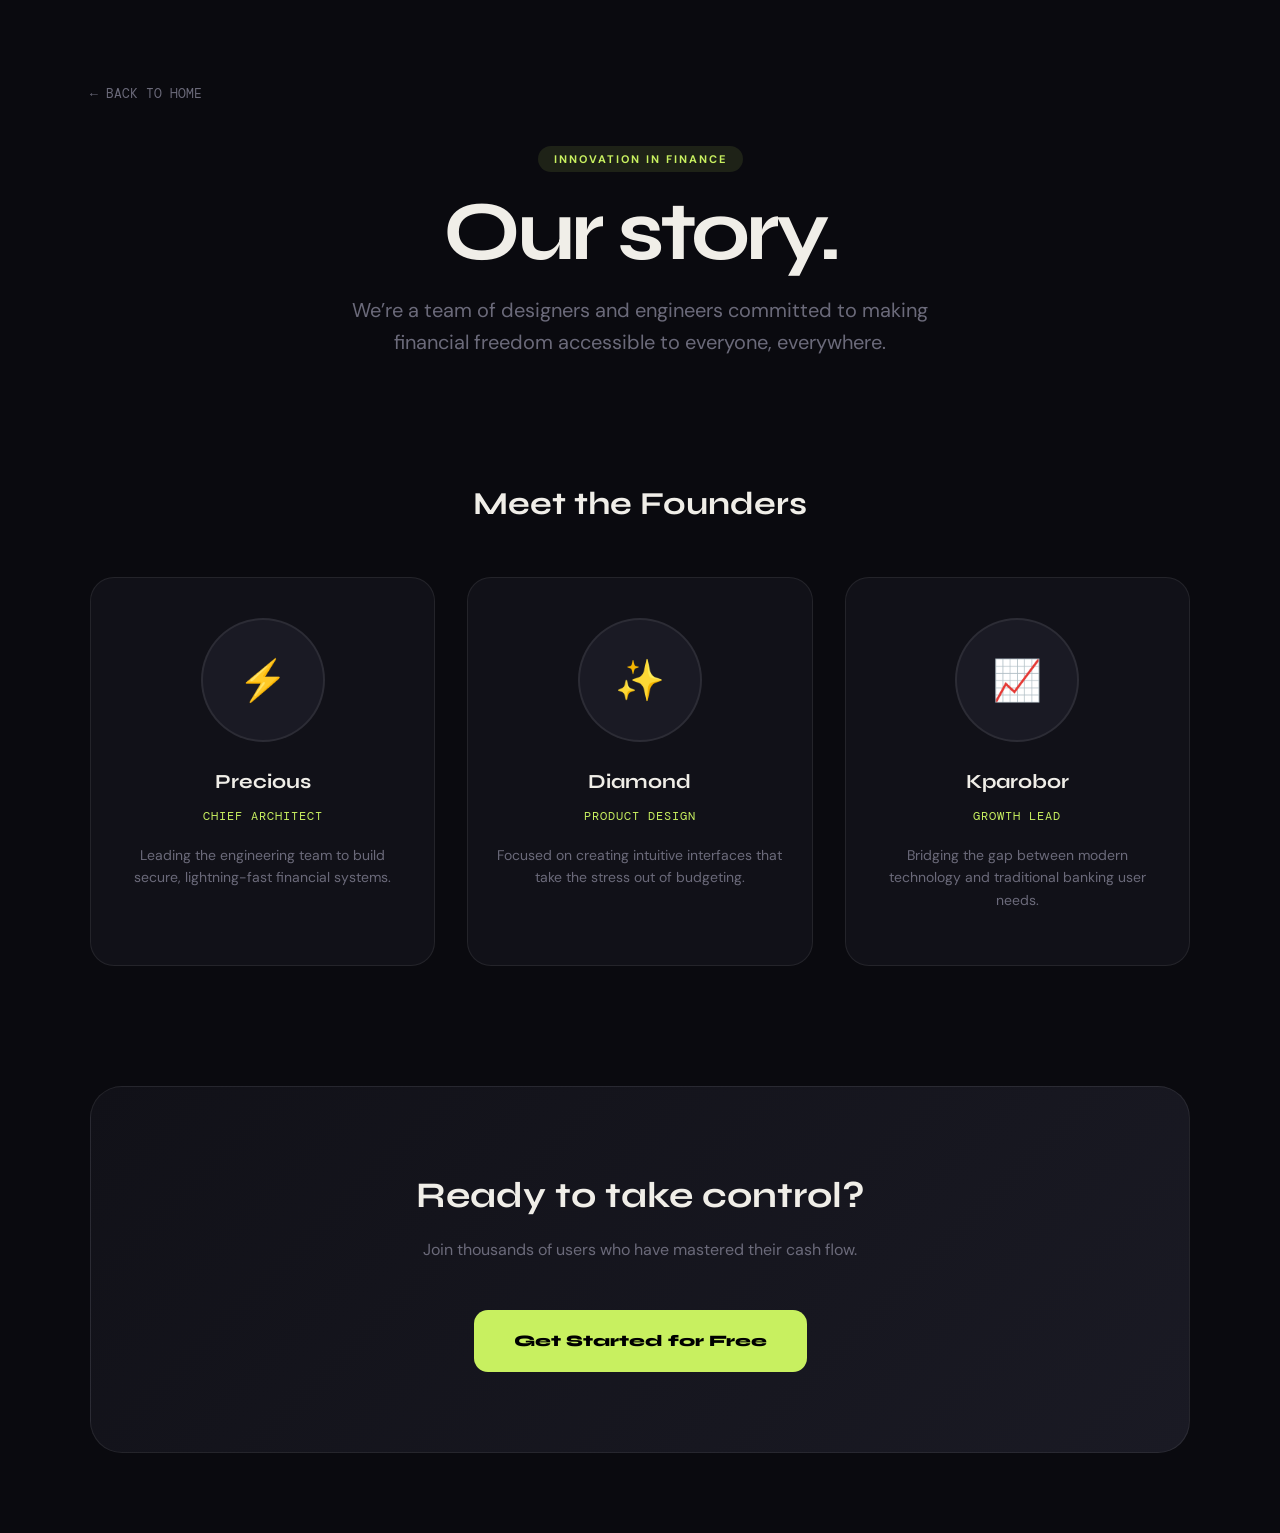
<file: about.html>
<!DOCTYPE html>
<html lang="en">

<head>
    <meta charset="UTF-8">
    <meta name="viewport" content="width=device-width, initial-scale=1.0">
    <title>About Us | StarTech</title>
    <link
        href="https://fonts.googleapis.com/css2?family=Syne:wght@700;800&family=DM+Sans:wght@400;500&family=DM+Mono&display=swap"
        rel="stylesheet">
    <link rel="stylesheet" href="about.css">
</head>

<body>

    <div class="container">
        <a href="index.html" class="back-home">← BACK TO HOME</a>

        <header class="about-hero">
            <span class="badge">Innovation in Finance</span>
            <h1>Our story.</h1>
            <p class="lead">We’re a team of designers and engineers committed to making financial freedom accessible to
                everyone, everywhere.</p>
        </header>

        <h2 class="section-title">Meet the Founders</h2>

        <div class="team-grid">
            <div class="team-card">
                <div class="member-photo">⚡</div>
                <h3 class="member-name">Precious</h3>
                <span class="member-role">Chief Architect</span>
                <p class="member-bio">Leading the engineering team to build secure, lightning-fast financial systems.
                </p>
            </div>

            <div class="team-card">
                <div class="member-photo">✨</div>
                <h3 class="member-name">Diamond</h3>
                <span class="member-role">Product Design</span>
                <p class="member-bio">Focused on creating intuitive interfaces that take the stress out of budgeting.
                </p>
            </div>

            <div class="team-card">
                <div class="member-photo">📈</div>
                <h3 class="member-name">Kparobor</h3>
                <span class="member-role">Growth Lead</span>
                <p class="member-bio">Bridging the gap between modern technology and traditional banking user needs.</p>
            </div>
        </div>

        <div class="cta-box">
            <h2 style="font-family: 'Syne', sans-serif; font-size: 36px; margin: 0;">Ready to take control?</h2>
            <p style="color: var(--muted); margin-top: 12px;">Join thousands of users who have mastered their cash flow.
            </p>
            <a href="index.html" class="btn">Get Started for Free</a>
        </div>
    </div>

</body>

</html>
</file>
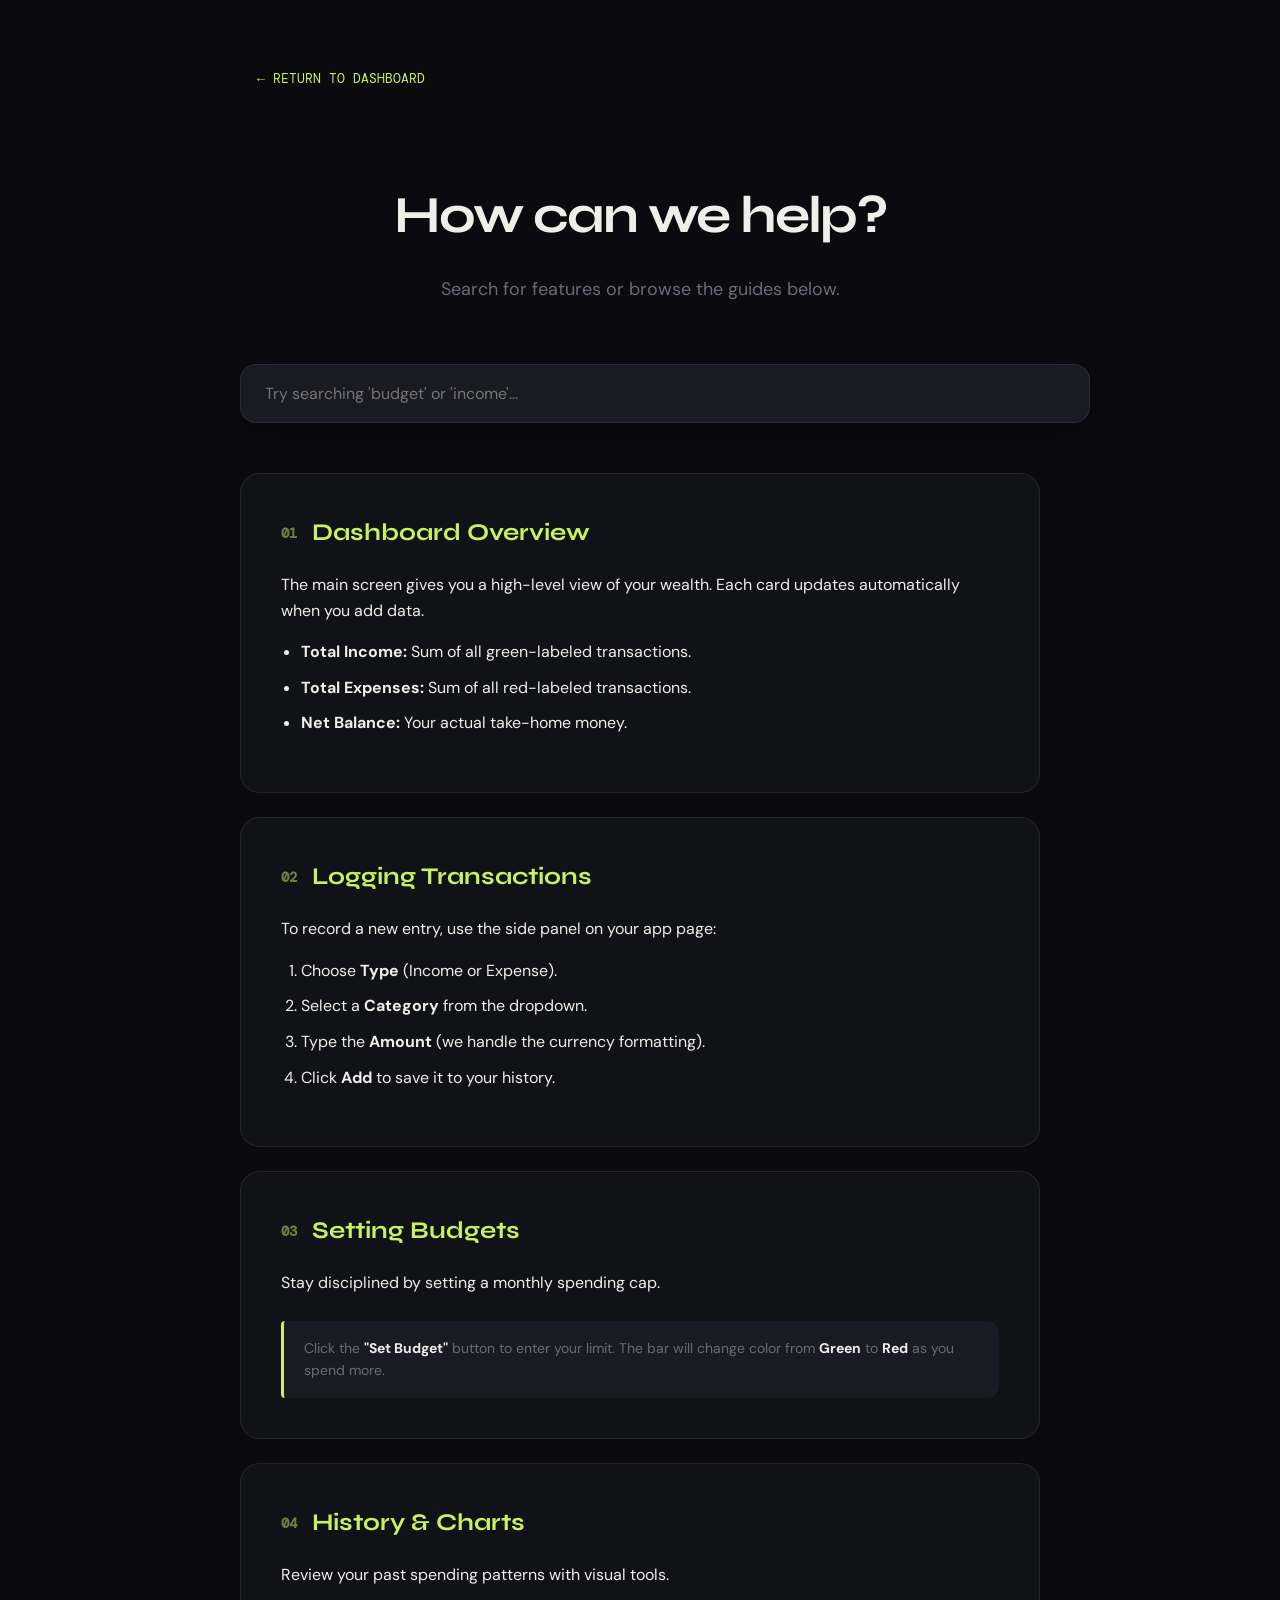
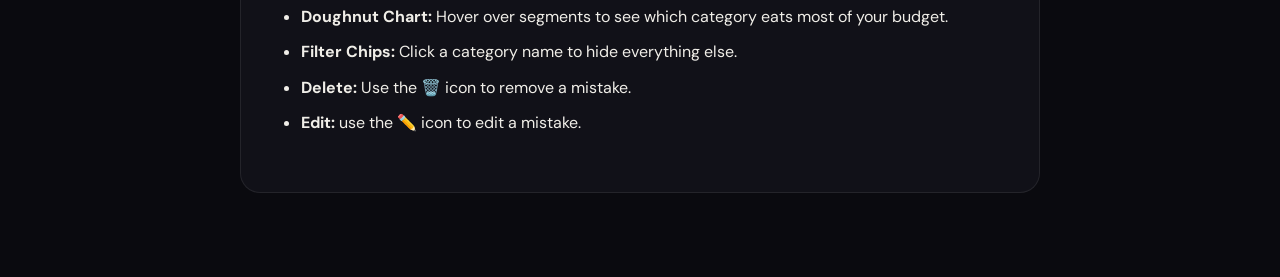
<file: help.html>
<!DOCTYPE html>
<html lang="en">

<head>
    <meta charset="UTF-8">
    <meta name="viewport" content="width=device-width, initial-scale=1.0">
    <title>Help Center | StarTech</title>
    <link
        href="https://fonts.googleapis.com/css2?family=Syne:wght@700;800&family=DM+Sans:wght@400;500&family=DM+Mono&display=swap"
        rel="stylesheet">
    <link rel="stylesheet" href="help.css">
</head>

<body>

    <div class="container">
        <a href="index.html" class="back-link">← RETURN TO DASHBOARD</a>

        <header>
            <h1>How can we help?</h1>
            <p>Search for features or browse the guides below.</p>
        </header>

        <div class="search-wrapper">
            <input type="text" id="helpSearch" class="search-bar" placeholder="Try searching 'budget' or 'income'...">
        </div>

        <div id="guideContainer">
            <div class="guide-section" data-keywords="dashboard balance summary income expense total">
                <h2><span>01</span> Dashboard Overview</h2>
                <p>The main screen gives you a high-level view of your wealth. Each card updates automatically when you
                    add data.</p>
                <ul>
                    <li><b>Total Income:</b> Sum of all green-labeled transactions.</li>
                    <li><b>Total Expenses:</b> Sum of all red-labeled transactions.</li>
                    <li><b>Net Balance:</b> Your actual take-home money.</li>
                </ul>
            </div>

            <div class="guide-section" data-keywords="add transaction category amount date note">
                <h2><span>02</span> Logging Transactions</h2>
                <p>To record a new entry, use the side panel on your app page:</p>
                <ol>
                    <li>Choose <b>Type</b> (Income or Expense).</li>
                    <li>Select a <b>Category</b> from the dropdown.</li>
                    <li>Type the <b>Amount</b> (we handle the currency formatting).</li>
                    <li>Click <b>Add</b> to save it to your history.</li>
                </ol>
            </div>

            <div class="guide-section" data-keywords="budget limit bar monthly warning goal">
                <h2><span>03</span> Setting Budgets</h2>
                <p>Stay disciplined by setting a monthly spending cap.</p>
                <div class="ui-tip">Click the <b>"Set Budget"</b> button to enter your limit. The bar will change color
                    from <b>Green</b> to <b>Red</b> as you spend more.</div>
            </div>

            <div class="guide-section" data-keywords="history chart filter delete trash category">
                <h2><span>04</span> History & Charts</h2>
                <p>Review your past spending patterns with visual tools.</p>
                <ul>
                    <li><b>Doughnut Chart:</b> Hover over segments to see which category eats most of your budget.</li>
                    <li><b>Filter Chips:</b> Click a category name to hide everything else.</li>
                    <li><b>Delete:</b> Use the 🗑️ icon to remove a mistake.</li>
                    <li><b>Edit:</b> use the ✏️ icon to edit a mistake.</li>
                </ul>
            </div>
        </div>

        <div id="noResults" class="no-results">
            <p>No guides found matching that search. Try another keyword!</p>
        </div>
    </div>

    <script src="help.js"></script>

</body>

</html>
</file>
<file: about.css>
:root {
    --primary: #c8f060;
    --bg: #0a0a0f;
    --bg2: #111118;
    --bg3: #1a1a24;
    --text: #f0eee8;
    --muted: #6b6a7a;
    --border: rgba(255,255,255,0.08);
    --radius: 24px;
}

body {
    background: var(--bg);
    color: var(--text);
    font-family: 'DM Sans', sans-serif;
    margin: 0;
    line-height: 1.6;
    overflow-x: hidden;
}

.container { max-width: 1100px; margin: 0 auto; padding: 80px 24px; }

    /* Back Nav */
.back-home {
    display: inline-flex;
    align-items: center;
    gap: 8px;
    color: var(--muted);
    text-decoration: none;
    font-family: 'DM Mono', monospace;
    font-size: 13px;
    margin-bottom: 40px;
    transition: color 0.3s;
}

.back-home:hover { color: var(--primary); }

    /* Hero Section */
.about-hero { text-align: center; margin-bottom: 120px; }
    
.badge {
    background: rgba(200, 240, 96, 0.1);
    color: var(--primary);
    padding: 6px 16px;
    border-radius: 99px;
    font-size: 11px;
    font-weight: 700;
    text-transform: uppercase;
    letter-spacing: 2px;
}

h1 {
    font-family: 'Syne', sans-serif;
    font-size: clamp(44px, 9vw, 84px);
    margin: 24px 0;
    letter-spacing: -4px;
    line-height: 0.9;
}

.lead {
    font-size: 20px;
    color: var(--muted);
    max-width: 650px;
    margin: 0 auto;
}

    /* Team Section */
.section-title {
    font-family: 'Syne', sans-serif;
    font-size: 32px;
    margin-bottom: 48px;
    text-align: center;
}

.team-grid {
    display: grid;
    grid-template-columns: repeat(auto-fit, minmax(250px, 1fr));
    gap: 32px;
    margin-bottom: 120px;
}

.team-card {
    background: var(--bg2);
    border: 1px solid var(--border);
    border-radius: var(--radius);
    padding: 40px 24px;
    text-align: center;
    transition: transform 0.3s ease, border-color 0.3s;
}

.team-card:hover {
    transform: translateY(-10px);
    border-color: var(--primary);
}

.member-photo {
    width: 120px;
    height: 120px;
    border-radius: 50%;
    background: var(--bg3);
    margin: 0 auto 24px;
    border: 2px solid var(--border);
    overflow: hidden;
    display: flex;
    align-items: center;
    justify-content: center;
    font-size: 40px;
}

.member-name {
    font-family: 'Syne', sans-serif;
    font-size: 20px;
    margin: 0 0 4px 0;
}

.member-role {
    font-family: 'DM Mono', monospace;
    font-size: 12px;
    color: var(--primary);
    text-transform: uppercase;
    letter-spacing: 1px;
}

.member-bio {
    font-size: 14px;
    color: var(--muted);
    margin-top: 16px;
}

    /* Footer CTA */
.cta-box {
    background: linear-gradient(135deg, var(--bg2), var(--bg3));
    padding: 80px 40px;
    border-radius: 32px;
    text-align: center;
    border: 1px solid var(--border);
}

.btn {
    display: inline-block;
    background: var(--primary);
    color: #000;
    padding: 18px 40px;
    border-radius: 14px;
    text-decoration: none;
    font-weight: 800;
    font-family: 'Syne', sans-serif;
    transition: 0.3s;
    margin-top: 32px;
}

.btn:hover { 
    transform: scale(1.05); 
    box-shadow: 0 0 30px rgba(200, 240, 96, 0.3); 
}

@media (max-width: 768px) {
.container { padding-top: 40px; }
    h1 { letter-spacing: -2px; }
}

/* --- MODERN MOBILE UPDATE FOR ABOUT/HELP.CSS --- */
@media (max-width: 600px) {
    .container {
        padding: 40px 20px;
    }

    h1 {
        font-size: 38px;
        letter-spacing: -1px;
    }

    .team-grid {
        grid-template-columns: 1fr; /* One founder per row */
    }

    .team-card {
        padding: 30px 20px;
    }

    .cta-box {
        padding: 40px 24px;
        border-radius: 24px;
    }

    /* Help Center Search Bar */
    .search-bar {
        font-size: 14px;
        padding: 16px 20px;
    }

    .guide-section {
        padding: 24px 20px;
    }
    
    .guide-section h2 {
        font-size: 20px;
    }
}
</file>
<file: help.css>
:root {
    --primary: #c8f060;
    --bg: #0a0a0f;
    --bg2: #111118;
    --bg3: #1a1a24;
    --text: #f0eee8;
    --muted: #6b6a7a;
    --border: rgba(255,255,255,0.08);
    --radius: 20px;
}

body {
    background: var(--bg);
    color: var(--text);
    font-family: 'DM Sans', sans-serif;
    line-height: 1.6;
    margin: 0;
    padding: 0;
    scroll-behavior: smooth;
}

.container {
    max-width: 800px;
    margin: 0 auto;
    padding: 60px 24px;
}

.back-link {
    display: inline-flex;
    align-items: center;
    gap: 8px;
    color: var(--primary);
    text-decoration: none;
    font-family: 'DM Mono', monospace;
    font-size: 13px;
    margin-bottom: 40px;
    transition: 0.3s;
    border: 1px solid transparent;
    padding: 8px 16px;
    border-radius: 99px;
}

.back-link:hover {
    background: rgba(200, 240, 96, 0.1);
    border-color: var(--border);
}

header { text-align: center; margin-bottom: 60px; }

header h1 {
    font-family: 'Syne', sans-serif;
    font-size: clamp(32px, 6vw, 52px);
    margin-bottom: 12px;
    letter-spacing: -2px;
}

header p { color: var(--muted); font-size: 18px; }

    /* SEARCH BOX */
.search-wrapper {
    position: sticky;
    top: 20px;
    z-index: 10;
    margin-bottom: 50px;
}

.search-bar {
    width: 100%;
    background: var(--bg3);
    border: 1px solid var(--border);
    padding: 18px 24px;
    border-radius: 16px;
    color: white;
    font-size: 16px;
    font-family: 'DM Sans', sans-serif;
    box-shadow: 0 10px 30px rgba(0,0,0,0.3);
    outline: none;
    transition: 0.3s;
}

.search-bar:focus {
    border-color: var(--primary);
    box-shadow: 0 0 0 4px rgba(200, 240, 96, 0.1);
}

    /* GUIDE SECTIONS */
.guide-section {
    background: var(--bg2);
    border: 1px solid var(--border);
    border-radius: var(--radius);
    padding: 40px;
    margin-bottom: 24px;
    transition: transform 0.3s, opacity 0.3s;
}

.guide-section.hidden {
    display: none;
}

.guide-section h2 {
    font-family: 'Syne', sans-serif;
    color: var(--primary);
    margin-top: 0;
    display: flex;
    align-items: center;
    gap: 15px;
    font-size: 24px;
}

.guide-section h2 span {
    font-family: 'DM Mono', monospace;
    font-size: 14px;
    opacity: 0.5;
}

.guide-section ul, .guide-section ol {
    padding-left: 20px;
    color: var(--text);
}

.guide-section li { margin-bottom: 10px; }

.ui-tip {
    background: var(--bg3);
    border-left: 3px solid var(--primary);
    padding: 16px 20px;
    margin-top: 25px;
    border-radius: 4px 12px 12px 4px;
    font-size: 14px;
    color: var(--muted);
}

.ui-tip b { color: var(--text); }

.no-results {
    text-align: center;
    padding: 40px;
    color: var(--muted);
    display: none;
}

/* --- MODERN MOBILE UPDATE FOR ABOUT/HELP.CSS --- */
@media (max-width: 600px) {
    .container {
        padding: 40px 20px;
    }

    h1 {
        font-size: 38px;
        letter-spacing: -1px;
    }

    .team-grid {
        grid-template-columns: 1fr; /* One founder per row */
    }

    .team-card {
        padding: 30px 20px;
    }

    .cta-box {
        padding: 40px 24px;
        border-radius: 24px;
    }

    /* Help Center Search Bar */
    .search-bar {
        font-size: 14px;
        padding: 16px 20px;
    }

    .guide-section {
        padding: 24px 20px;
    }
    
    .guide-section h2 {
        font-size: 20px;
    }
}
</file>
